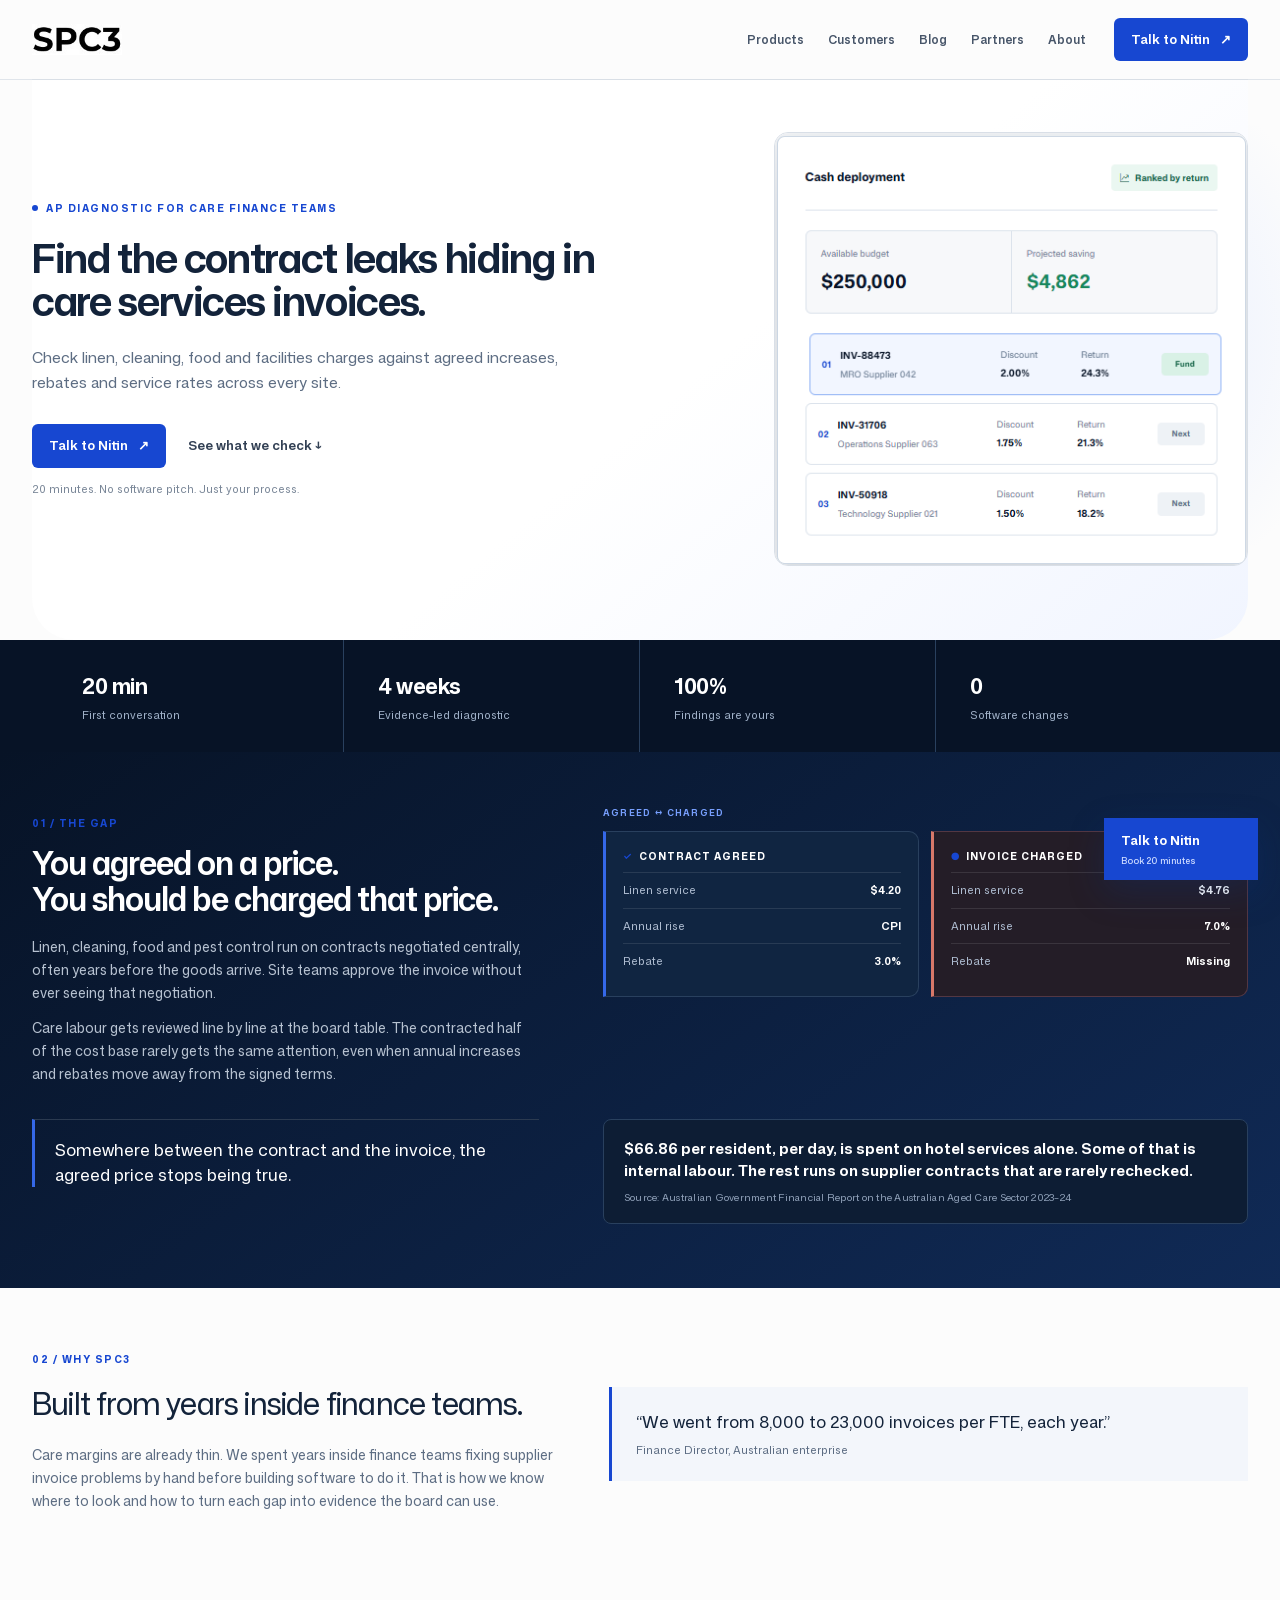
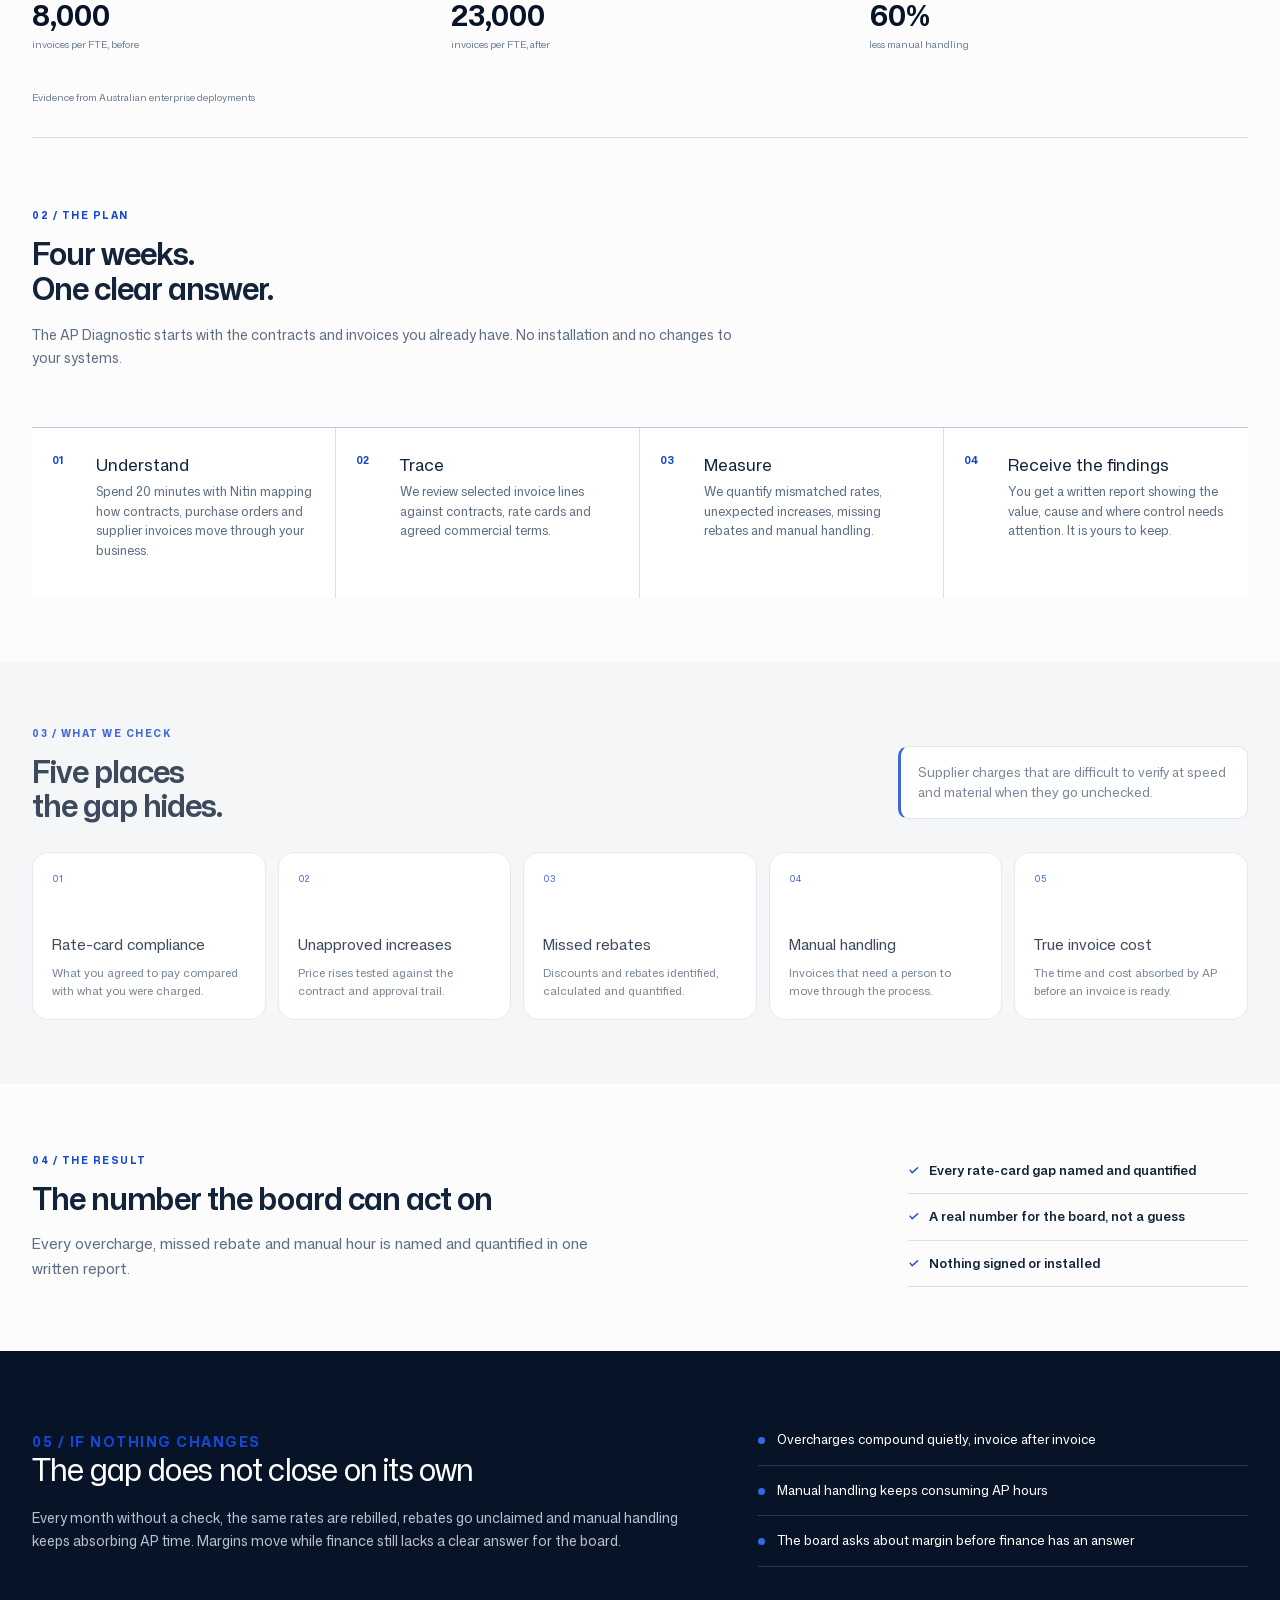
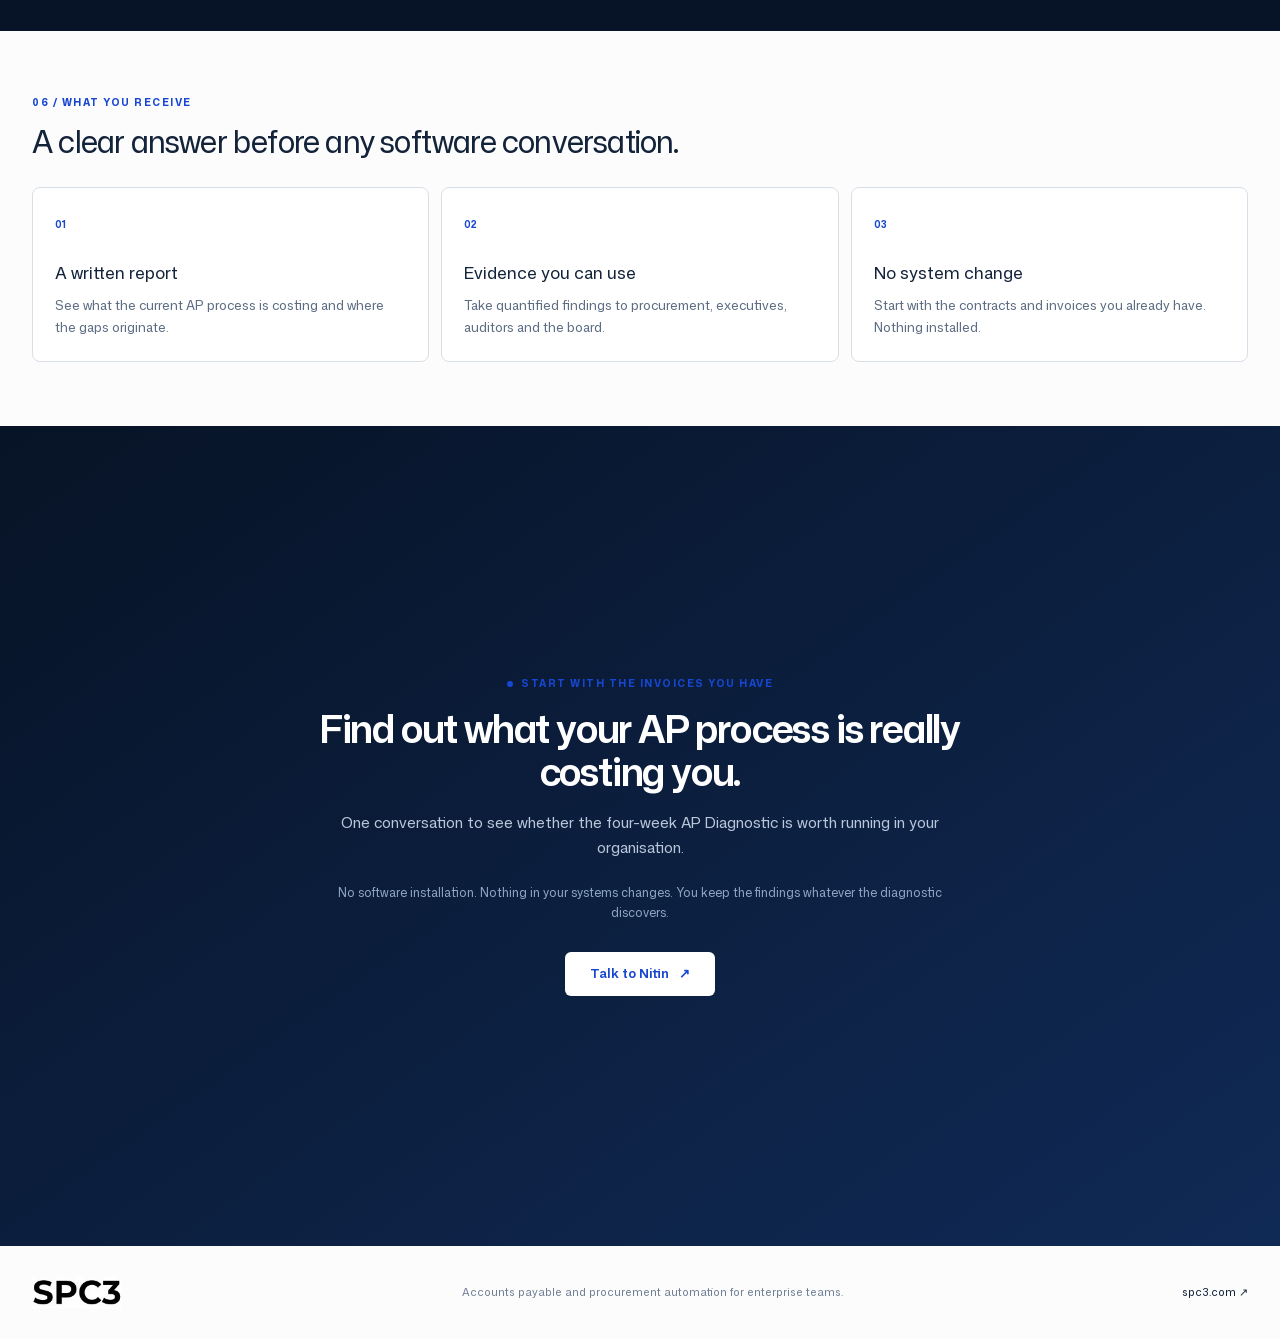
<file: index.html>
<!DOCTYPE html><html lang="en"><head><meta charSet="utf-8"/><meta name="viewport" content="width=device-width, initial-scale=1"/><link rel="stylesheet" href="styles-v6.css?v=15"><title>Healthcare &amp; Aged Care AP Diagnostic | SPC3</title><meta name="description" content="Check linen, cleaning, food and facilities charges against agreed rates, rebates and service terms."/>
</head><body><main class="site care"><header class="nav wrap"><a class="logo" href="https://spc3.com/" aria-label="SPC3 home"><img src="[data-uri]" alt="SPC3"/></a><nav class="mainNav" aria-label="Main navigation"><a href="https://spc3.com/products">Products</a><a href="https://spc3.com/case-studies">Customers</a><a href="https://spc3.com/blogs">Blog</a><a href="https://spc3.com/partners">Partners</a><a href="https://spc3.com/aboutus">About</a></nav><a class="navCta" href="https://book.spc3mail.com/mr_upadhyay">Talk to Nitin <span>↗</span></a></header><section class="hero wrap"><div class="heroCopy"><p class="eyebrow"><i></i> <!-- -->AP Diagnostic for care finance teams</p><h1>Find the contract leaks hiding in care services invoices.</h1><p class="lead">Check linen, cleaning, food and facilities charges against agreed increases, rebates and service rates across every site.</p><div class="actions"><a class="primary" href="https://book.spc3mail.com/mr_upadhyay">Talk to Nitin <span>↗</span></a><a class="textLink" href="#checks">See what we check ↓</a></div><p class="reassure">20 minutes. No software pitch. Just your process.</p></div><div class="supplierVisual"><img src="cash-deployment.png?v=1" alt="Cash deployment ranked by return with budget, projected savings and invoice opportunities"/></div></section><section class="problem"><div class="wrap narrow"><p class="sectionNo">01 / THE GAP</p><h2>You agreed on a price.<br/>You should be charged that price.</h2><p>Linen, cleaning, food and pest control run on contracts negotiated centrally, often years before the goods arrive. Site teams approve the invoice without ever seeing that negotiation.</p><p>Care labour gets reviewed line by line at the board table. The contracted half of the cost base rarely gets the same attention, even when annual increases and rebates move away from the signed terms.</p><div class="comparison"><div class="rateBlock"><p><span>✓</span>Contract agreed</p><div class="rateRow"><span>Linen service</span><b>$4.20</b></div><div class="rateRow"><span>Annual rise</span><b>CPI</b></div><div class="rateRow"><span>Rebate</span><b>3.0%</b></div></div><div class="rateBlock danger"><p><span>●</span>Invoice charged</p><div class="rateRow"><span>Linen service</span><b>$4.76</b></div><div class="rateRow"><span>Annual rise</span><b>7.0%</b></div><div class="rateRow"><span>Rebate</span><b>Missing</b></div></div></div><blockquote>Somewhere between the contract and the invoice, the agreed price stops being true.</blockquote><aside class="contextStat"><strong>$66.86 per resident, per day, is spent on hotel services alone. Some of that is internal labour. The rest runs on supplier contracts that are rarely rechecked.</strong><span>Source: Australian Government Financial Report on the Australian Aged Care Sector 2023–24</span></aside></div></section><section class="guide wrap"><p class="sectionNo">02 / WHY SPC3</p><div><h2>Built from years inside finance teams.</h2><p>Care margins are already thin. We spent years inside finance teams fixing supplier invoice problems by hand before building software to do it. That is how we know where to look and how to turn each gap into evidence the board can use.</p><blockquote>“We went from 8,000 to 23,000 invoices per FTE, each year.” <span>Finance Director, Australian enterprise</span></blockquote></div></section><section class="proof wrap"><div><strong>8,000</strong><span>invoices per FTE, before</span></div><div><strong>23,000</strong><span>invoices per FTE, after</span></div><div><strong>60%</strong><span>less manual handling</span></div><p>Evidence from Australian enterprise deployments</p></section><section class="plan wrap"><div class="planIntro"><p class="sectionNo">02 / THE PLAN</p><h2>Four weeks.<br/>One clear answer.</h2><p>The AP Diagnostic starts with the contracts and invoices you already have. No installation and no changes to your systems.</p></div><div class="steps"><article><b>01</b><div><h3>Understand</h3><p>Spend 20 minutes with Nitin mapping how contracts, purchase orders and supplier invoices move through your business.</p></div></article><article><b>02</b><div><h3>Trace</h3><p>We review selected invoice lines against contracts, rate cards and agreed commercial terms.</p></div></article><article><b>03</b><div><h3>Measure</h3><p>We quantify mismatched rates, unexpected increases, missing rebates and manual handling.</p></div></article><article><b>04</b><div><h3>Receive the findings</h3><p>You get a written report showing the value, cause and where control needs attention. It is yours to keep.</p></div></article></div></section><section id="checks" class="checks"><div class="wrap"><p class="sectionNo">03 / WHAT WE CHECK</p><div class="checksHead"><h2>Five places<br/>the gap hides.</h2><p>Supplier charges that are difficult to verify at speed and material when they go unchecked.</p></div><div class="checkGrid"><article><span>0<!-- -->1</span><h3>Rate-card compliance</h3><p>What you agreed to pay compared with what you were charged.</p></article><article><span>0<!-- -->2</span><h3>Unapproved increases</h3><p>Price rises tested against the contract and approval trail.</p></article><article><span>0<!-- -->3</span><h3>Missed rebates</h3><p>Discounts and rebates identified, calculated and quantified.</p></article><article><span>0<!-- -->4</span><h3>Manual handling</h3><p>Invoices that need a person to move through the process.</p></article><article><span>0<!-- -->5</span><h3>True invoice cost</h3><p>The time and cost absorbed by AP before an invoice is ready.</p></article></div></div></section><section class="outcome wrap"><div><p class="sectionNo">04 / THE RESULT</p><h2>The number the board can act on</h2><p>Every overcharge, missed rebate and manual hour is named and quantified in one written report.</p></div><ul><li>Every rate-card gap named and quantified</li><li>A real number for the board, not a guess</li><li>Nothing signed or installed</li></ul></section><section class="risk"><div class="wrap"><div><p class="sectionNo">05 / IF NOTHING CHANGES</p><h2>The gap does not close on its own</h2><p>Every month without a check, the same rates are rebilled, rebates go unclaimed and manual handling keeps absorbing AP time. Margins move while finance still lacks a clear answer for the board.</p></div><ul><li>Overcharges compound quietly, invoice after invoice</li><li>Manual handling keeps consuming AP hours</li><li>The board asks about margin before finance has an answer</li></ul></div></section><section class="offer wrap"><p class="sectionNo">06 / WHAT YOU RECEIVE</p><h2>A clear answer before any software conversation.</h2><div><article><b>01</b><h3>A written report</h3><p>See what the current AP process is costing and where the gaps originate.</p></article><article><b>02</b><h3>Evidence you can use</h3><p>Take quantified findings to procurement, executives, auditors and the board.</p></article><article><b>03</b><h3>No system change</h3><p>Start with the contracts and invoices you already have. Nothing installed.</p></article></div></section><section class="finalCta"><div class="wrap"><p class="eyebrow light"><i></i> Start with the invoices you have</p><h2>Find out what your AP process is really costing you.</h2><p>One conversation to see whether the four-week AP Diagnostic is worth running in your organisation.</p><p class="finalNote">No software installation. Nothing in your systems changes. You keep the findings whatever the diagnostic discovers.</p><a class="primary pale" href="https://book.spc3mail.com/mr_upadhyay">Talk to Nitin <span>↗</span></a></div></section><footer class="wrap"><a class="logo" href="https://spc3.com/" aria-label="SPC3 home"><img src="[data-uri]" alt="SPC3"/></a><p>Accounts payable and procurement automation for enterprise teams.</p><a href="https://spc3.com/">spc3.com ↗</a></footer></main><script src="experience-v1.js?v=1"></script></body></html>
</file>
